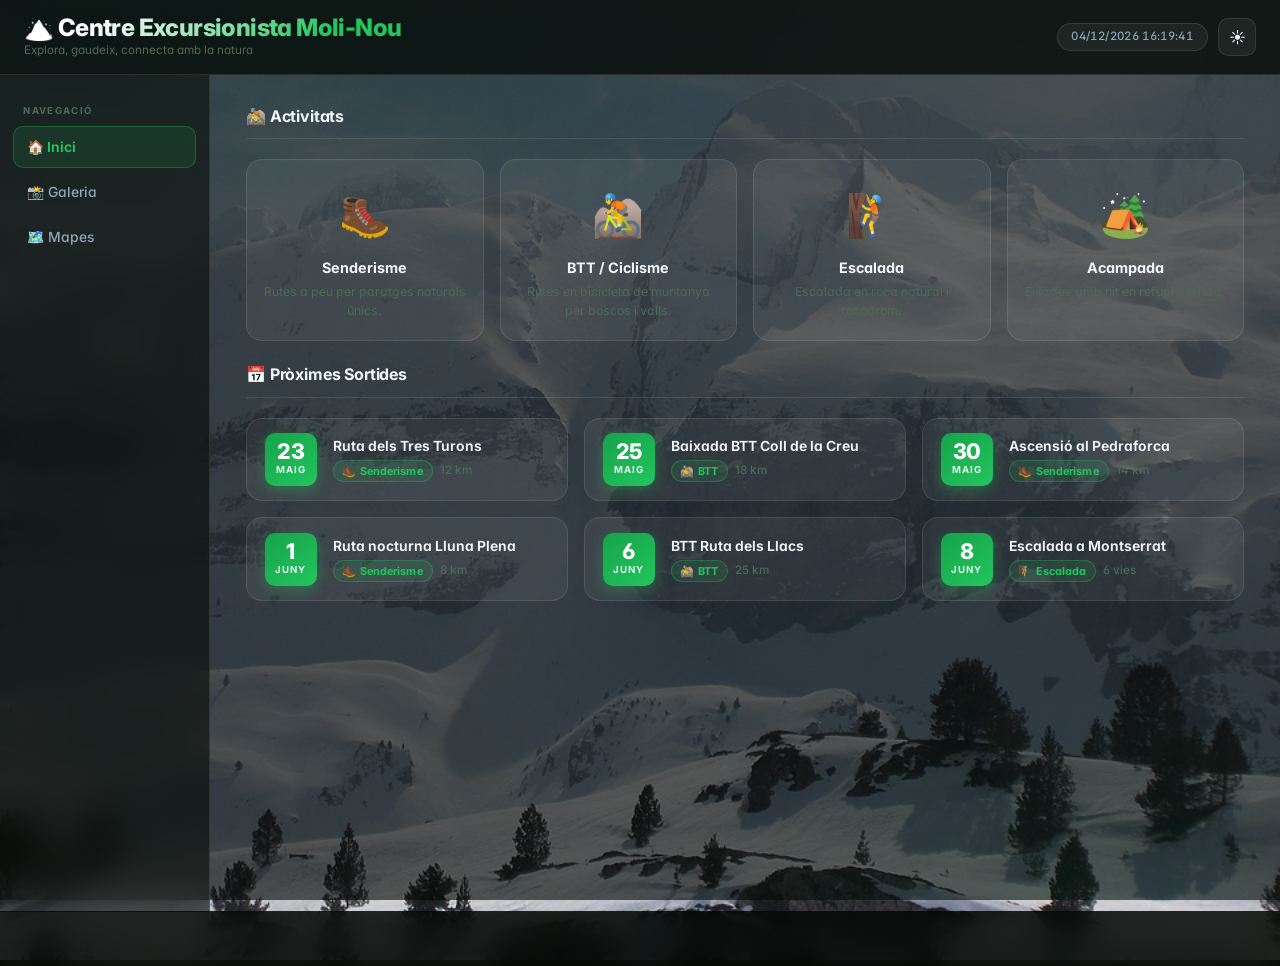
<file: index.html>
<!DOCTYPE html>
<html lang="ca" data-bs-theme="dark">
<head>
  <meta charset="UTF-8">
  <meta name="viewport" content="width=device-width, initial-scale=1">
  <title>Centre Excursionista Moli-Nou</title>
  <link href="https://cdn.jsdelivr.net/npm/bootstrap@5.3.5/dist/css/bootstrap.min.css" rel="stylesheet">
  <link rel="preconnect" href="https://fonts.googleapis.com">
  <link rel="preconnect" href="https://fonts.gstatic.com" crossorigin>
  <link rel="stylesheet" href="styles.css">
</head>
<body>

<header>
  <div class="header-brand">
    <h1>🏔️ Centre Excursionista Moli-Nou</h1>
    <p>Explora, gaudeix, connecta amb la natura</p>
  </div>
  <div class="header-right">
    <div id="rellotge"></div>
    <button id="mode-btn">☀️</button>
  </div>
</header>

<div class="layout">
  <nav class="sidebar">
    <span class="sidebar-label">Navegació</span>
    <a href="index.html" class="actiu">🏠 Inici</a>
    <a href="galeria.html">📸 Galeria</a>
    <a href="mapas.html">🗺️ Mapes</a>
  </nav>

  <main>
    <section class="mb-4">
      <h2 class="section-title">🚵 Activitats</h2>
      <div class="row g-3">
        <div class="col-sm-6 col-lg-3">
          <div class="activity-card" onclick="obrirModal('🥾','Senders a peu per tots els nivells. Descobreix rutes guiades cada cap de setmana.')">
            <span class="card-icon">🥾</span>
            <h5>Senderisme</h5>
            <p>Rutes a peu per paratges naturals únics.</p>
          </div>
        </div>
        <div class="col-sm-6 col-lg-3">
          <div class="activity-card" onclick="obrirModal('🚵','Sortides en BTT per pistes i senders. Nivells: iniciació, mitjà i avançat.')">
            <span class="card-icon">🚵</span>
            <h5>BTT / Ciclisme</h5>
            <p>Rutes en bicicleta de muntanya per boscos i valls.</p>
          </div>
        </div>
        <div class="col-sm-6 col-lg-3">
          <div class="activity-card" onclick="obrirModal('🧗','Escalada en roca i rocòdrom. Cursos per a principiants.')">
            <span class="card-icon">🧗</span>
            <h5>Escalada</h5>
            <p>Escalada en roca natural i rocòdrom.</p>
          </div>
        </div>
        <div class="col-sm-6 col-lg-3">
          <div class="activity-card" onclick="obrirModal('🏕️','Acampades i eixades de cap de setmana en refugis i zones d\'acampada.')">
            <span class="card-icon">🏕️</span>
            <h5>Acampada</h5>
            <p>Eixades amb nit en refugi o tenda.</p>
          </div>
        </div>
      </div>
    </section>

    <section>
      <h2 class="section-title">📅 Pròximes Sortides</h2>
      <div id="sortides" class="row g-3"></div>
    </section>
  </main>
</div>

<footer>
  &copy; 2026 Centre Excursionista Moli-Nou &nbsp;&middot;&nbsp; C/ de la Muntanya, 12 &nbsp;&middot;&nbsp; moli-nou@excursio.cat
</footer>

<div id="modal" class="modal-overlay" onclick="if(event.target===this)tancarModal()">
  <div class="modal-box">
    <button class="modal-close" onclick="tancarModal()">✕</button>
    <span id="modal-icon"></span>
    <p id="modal-desc"></p>
  </div>
</div>

<script src="https://cdn.jsdelivr.net/npm/bootstrap@5.3.5/dist/js/bootstrap.bundle.min.js"></script>
<script src="script.js"></script>
<script>
  const sortides = [
    { dia:23, mes:'Maig', nom:'Ruta dels Tres Turons', tipus:'🥾 Senderisme', dist:'12 km' },
    { dia:25, mes:'Maig', nom:'Baixada BTT Coll de la Creu', tipus:'🚵 BTT', dist:'18 km' },
    { dia:30, mes:'Maig', nom:'Ascensió al Pedraforca', tipus:'🥾 Senderisme', dist:'14 km' },
    { dia:1, mes:'Juny', nom:'Ruta nocturna Lluna Plena', tipus:'🥾 Senderisme', dist:'8 km' },
    { dia:6, mes:'Juny', nom:'BTT Ruta dels Llacs', tipus:'🚵 BTT', dist:'25 km' },
    { dia:8, mes:'Juny', nom:'Escalada a Montserrat', tipus:'🧗 Escalada', dist:'6 vies' },
  ];
  const c = document.getElementById('sortides');
  sortides.forEach(s => {
    c.innerHTML += `
      <div class="col-md-6 col-lg-4">
        <div class="event-card">
          <div class="event-date">
            <span class="day">${s.dia}</span>
            <span class="month">${s.mes}</span>
          </div>
          <div>
            <div class="event-name">${s.nom}</div>
            <div class="event-meta">
              <span class="badge-pill">${s.tipus}</span>
              <span class="event-dist">${s.dist}</span>
            </div>
          </div>
        </div>
      </div>`;
  });
</script>
</body>
</html>
</file>
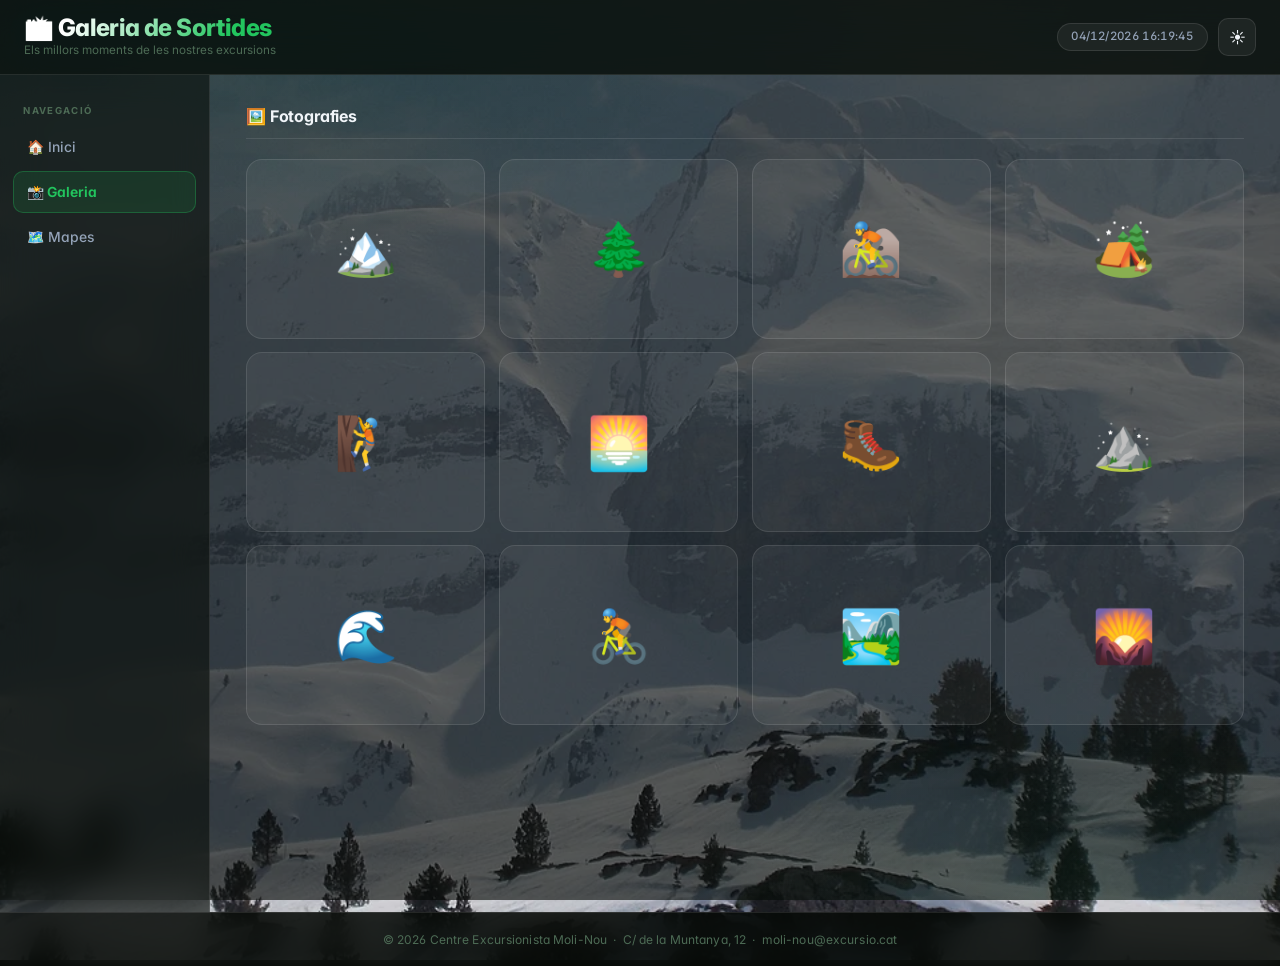
<file: galeria.html>
<!DOCTYPE html>
<html lang="ca" data-bs-theme="dark">
<head>
  <meta charset="UTF-8">
  <meta name="viewport" content="width=device-width, initial-scale=1">
  <title>Galeria · Moli-Nou</title>
  <link href="https://cdn.jsdelivr.net/npm/bootstrap@5.3.5/dist/css/bootstrap.min.css" rel="stylesheet">
  <link rel="preconnect" href="https://fonts.googleapis.com">
  <link rel="preconnect" href="https://fonts.gstatic.com" crossorigin>
  <link rel="stylesheet" href="styles.css">
</head>
<body>

<header>
  <div class="header-brand">
    <h1>📸 Galeria de Sortides</h1>
    <p>Els millors moments de les nostres excursions</p>
  </div>
  <div class="header-right">
    <div id="rellotge"></div>
    <button id="mode-btn">☀️</button>
  </div>
</header>

<div class="layout">
  <nav class="sidebar">
    <span class="sidebar-label">Navegació</span>
    <a href="index.html">🏠 Inici</a>
    <a href="galeria.html" class="actiu">📸 Galeria</a>
    <a href="mapas.html">🗺️ Mapes</a>
  </nav>

  <main>
    <section>
      <h2 class="section-title">🖼️ Fotografies</h2>
      <div class="photo-grid" id="galeria"></div>
    </section>
  </main>
</div>

<footer>
  &copy; 2026 Centre Excursionista Moli-Nou &nbsp;&middot;&nbsp; C/ de la Muntanya, 12 &nbsp;&middot;&nbsp; moli-nou@excursio.cat
</footer>

<div id="modal" class="modal-overlay" onclick="if(event.target===this)tancarModal()">
  <div class="modal-box">
    <button class="modal-close" onclick="tancarModal()">✕</button>
    <span id="modal-icon"></span>
    <p id="modal-desc"></p>
  </div>
</div>

<script src="https://cdn.jsdelivr.net/npm/bootstrap@5.3.5/dist/js/bootstrap.bundle.min.js"></script>
<script src="script.js"></script>
<script>
  const fotos = [
    { emoji:'🏔️', text:'Cim del Pedraforca', lloc:'Pedraforca' },
    { emoji:'🌲', text:'Bosc de la Fageda', lloc:"La Fageda d'en Jordà" },
    { emoji:'🚵', text:'Ruta BTT Coll de la Creu', lloc:"Coll de la Creu" },
    { emoji:'🏕️', text:'Acampada a l\'Estany Llong', lloc:'Pirineus' },
    { emoji:'🧗', text:'Escalada a Montserrat', lloc:'Montserrat' },
    { emoji:'🌅', text:'Posta de sol al Montseny', lloc:'Montseny' },
    { emoji:'🥾', text:'Senders de la Vall de Núria', lloc:'Vall de Núria' },
    { emoji:'⛰️', text:'Vista del Canigó', lloc:'Canigó' },
    { emoji:'🌊', text:'Ruta als Estanys de la Pera', lloc:'Pirineus' },
    { emoji:'🚴', text:'BTT per la Ruta del Ferro', lloc:'Ripollès' },
    { emoji:'🏞️', text:'Gorgs del Torrent de les Galaenes', lloc:'Poblet' },
    { emoji:'🌄', text:'Sortida d\'excursió a l\'alba', lloc:'Montserrat' },
  ];
  const g = document.getElementById('galeria');
  fotos.forEach(f => {
    const div = document.createElement('div');
    div.className = 'foto';
    div.innerHTML = `<span>${f.emoji}</span><div class="etiqueta">${f.text}</div>`;
    div.addEventListener('click', () => obrirModal(f.emoji, `${f.text} · ${f.lloc}`));
    g.appendChild(div);
  });
</script>
</body>
</html>
</file>
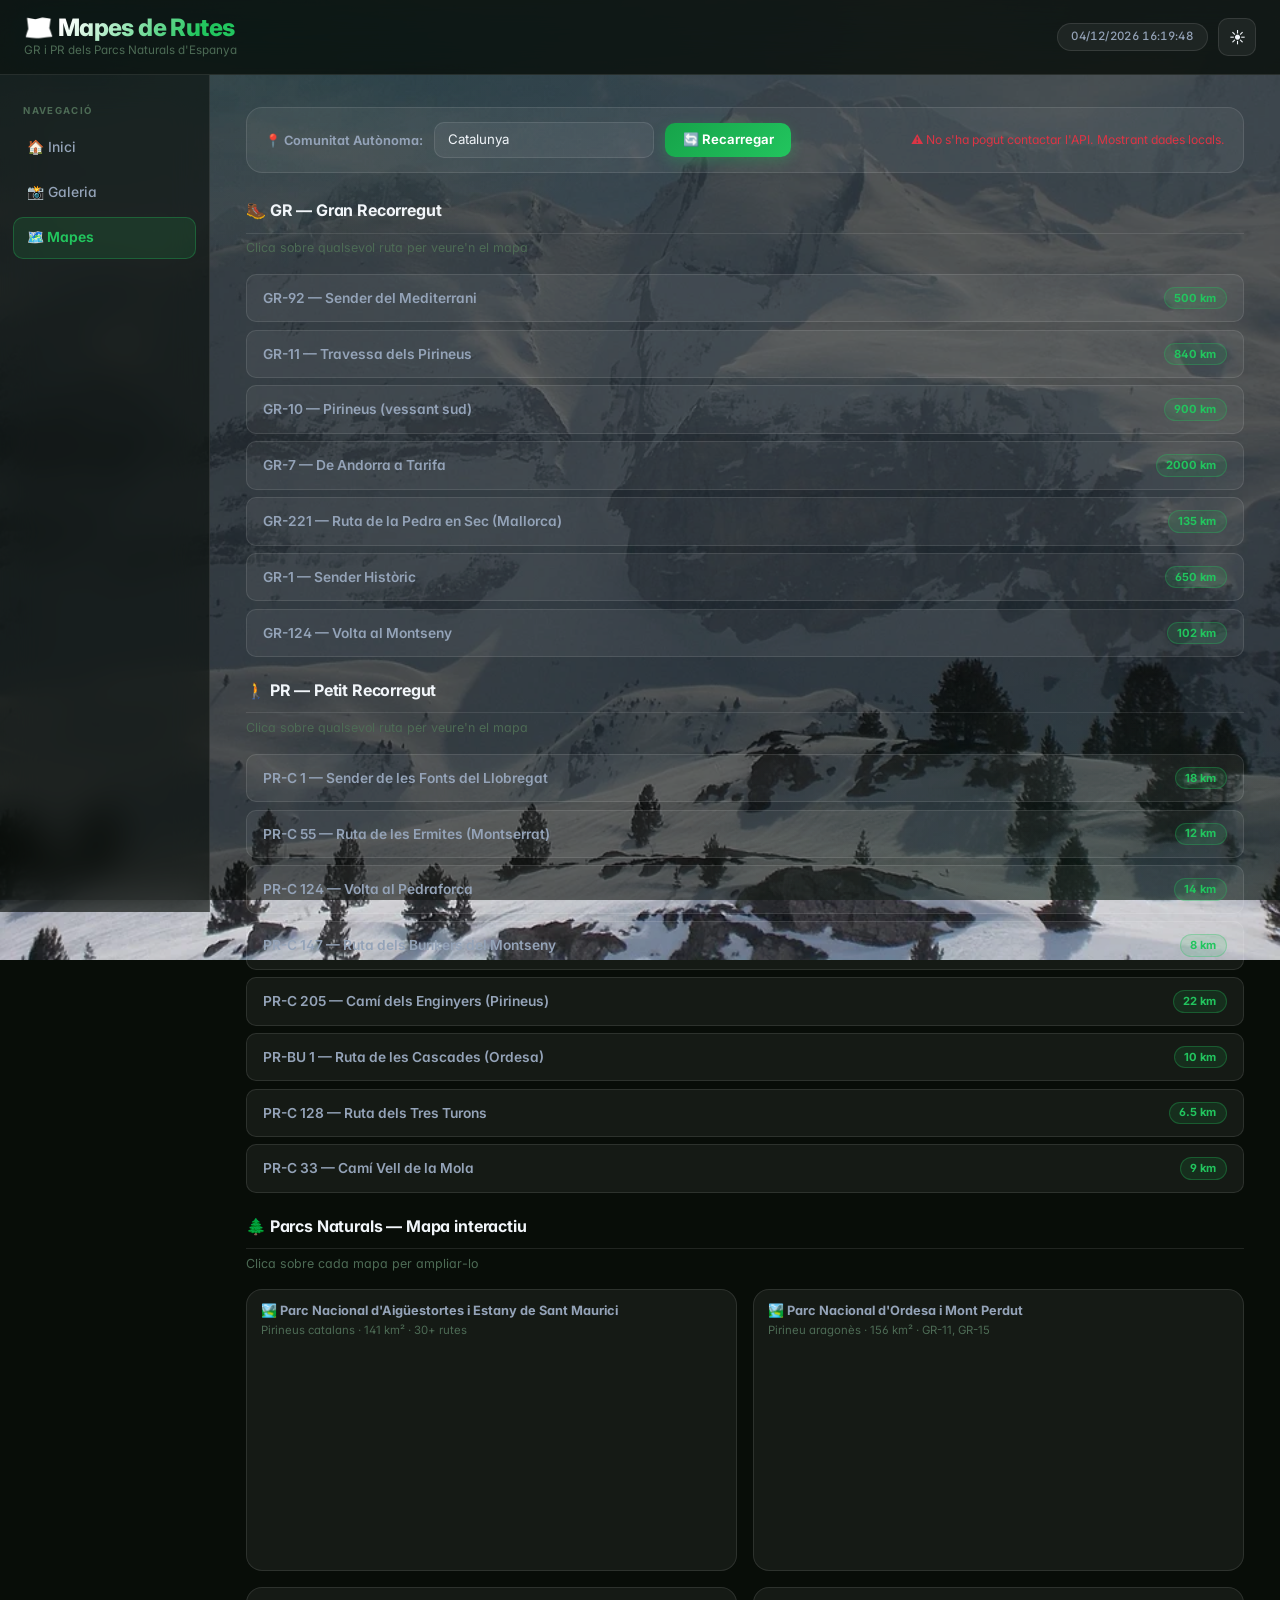
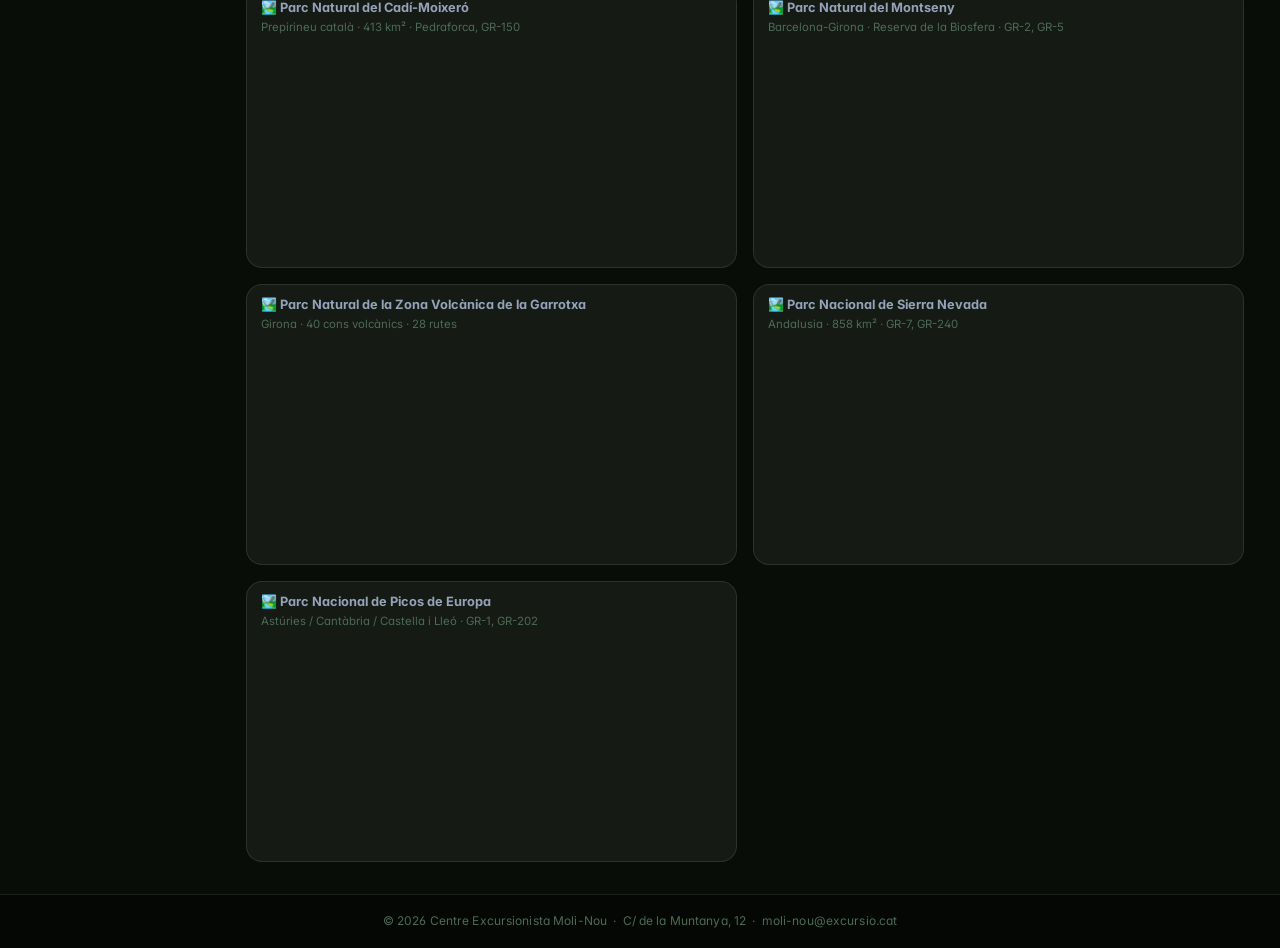
<file: mapas.html>
<!DOCTYPE html>
<html lang="ca" data-bs-theme="dark">
<head>
  <meta charset="UTF-8">
  <meta name="viewport" content="width=device-width, initial-scale=1">
  <title>Mapes · Moli-Nou</title>
  <link href="https://cdn.jsdelivr.net/npm/bootstrap@5.3.5/dist/css/bootstrap.min.css" rel="stylesheet">
  <link rel="preconnect" href="https://fonts.googleapis.com">
  <link rel="preconnect" href="https://fonts.gstatic.com" crossorigin>
  <link rel="stylesheet" href="styles.css">
</head>
<body>

<header>
  <div class="header-brand">
    <h1>🗺️ Mapes de Rutes</h1>
    <p>GR i PR dels Parcs Naturals d'Espanya</p>
  </div>
  <div class="header-right">
    <div id="rellotge"></div>
    <button id="mode-btn">☀️</button>
  </div>
</header>

<div class="layout">
  <nav class="sidebar">
    <span class="sidebar-label">Navegació</span>
    <a href="index.html">🏠 Inici</a>
    <a href="galeria.html">📸 Galeria</a>
    <a href="mapas.html" class="actiu">🗺️ Mapes</a>
  </nav>

  <main>
    <section class="mb-4">
      <div class="filter-bar">
        <label for="selector-ccaa">📍 Comunitat Autònoma:</label>
        <select id="selector-ccaa" class="form-select"></select>
        <button id="btn-recargar" class="btn-reload">🔄 Recarregar</button>
        <span id="status-api"></span>
      </div>
    </section>

    <section class="mb-4">
      <h2 class="section-title">🥾 GR — Gran Recorregut</h2>
      <p class="section-sub">Clica sobre qualsevol ruta per veure'n el mapa</p>
      <div id="gr-list"></div>
    </section>

    <section class="mb-4">
      <h2 class="section-title">🚶 PR — Petit Recorregut</h2>
      <p class="section-sub">Clica sobre qualsevol ruta per veure'n el mapa</p>
      <div id="pr-list"></div>
    </section>

    <section>
      <h2 class="section-title">🌲 Parcs Naturals — Mapa interactiu</h2>
      <p class="section-sub">Clica sobre cada mapa per ampliar-lo</p>
      <div class="row g-3" id="parcs-list"></div>
    </section>
  </main>
</div>

<footer>
  &copy; 2026 Centre Excursionista Moli-Nou &nbsp;&middot;&nbsp; C/ de la Muntanya, 12 &nbsp;&middot;&nbsp; moli-nou@excursio.cat
</footer>

<div id="modal-mapa" class="modal-overlay">
  <div class="modal-mapa-contingut">
    <button class="modal-close" onclick="tancarModalMapa()">✕</button>
    <h5 id="modal-mapa-titol"></h5>
    <iframe id="modal-mapa-frame" loading="lazy" allowfullscreen></iframe>
  </div>
</div>

<script src="https://cdn.jsdelivr.net/npm/bootstrap@5.3.5/dist/js/bootstrap.bundle.min.js"></script>
<script src="script.js"></script>
<script>
  const OVERPASS_URL = 'https://overpass-api.de/api/interpreter';

  const CCAA = [
    { nom: 'Totes', iso: '' },
    { nom: 'Andalusia', iso: 'ES-AN' },
    { nom: 'Aragó', iso: 'ES-AR' },
    { nom: 'Astúries', iso: 'ES-AS' },
    { nom: 'Illes Balears', iso: 'ES-IB' },
    { nom: 'Canàries', iso: 'ES-CN' },
    { nom: 'Cantàbria', iso: 'ES-CB' },
    { nom: 'Castella-La Manxa', iso: 'ES-CM' },
    { nom: 'Castella i Lleó', iso: 'ES-CL' },
    { nom: 'Catalunya', iso: 'ES-CT' },
    { nom: 'Comunitat Valenciana', iso: 'ES-VC' },
    { nom: 'Extremadura', iso: 'ES-EX' },
    { nom: 'Galícia', iso: 'ES-GA' },
    { nom: 'La Rioja', iso: 'ES-RI' },
    { nom: 'Madrid', iso: 'ES-MD' },
    { nom: 'Múrcia', iso: 'ES-MC' },
    { nom: 'Navarra', iso: 'ES-NC' },
    { nom: 'País Basc', iso: 'ES-PV' },
  ];

  const fallbackGR = [
    { nom:'GR-92 — Sender del Mediterrani', km:'500 km', bbox:'0.50,40.50,3.20,42.50' },
    { nom:'GR-11 — Travessa dels Pirineus', km:'840 km', bbox:'-1.80,42.40,3.00,42.90' },
    { nom:'GR-10 — Pirineus (vessant sud)', km:'900 km', bbox:'-1.80,42.30,3.00,42.70' },
    { nom:'GR-7 — De Andorra a Tarifa', km:'2000 km', bbox:'-3.00,37.00,1.50,42.50' },
    { nom:'GR-221 — Ruta de la Pedra en Sec (Mallorca)', km:'135 km', bbox:'2.50,39.50,3.00,39.90' },
    { nom:'GR-1 — Sender Històric', km:'650 km', bbox:'-5.00,41.50,-2.00,43.00' },
    { nom:'GR-124 — Volta al Montseny', km:'102 km', bbox:'2.30,41.70,2.55,41.90' },
  ];
  const fallbackPR = [
    { nom:'PR-C 1 — Sender de les Fonts del Llobregat', km:'18 km', bbox:'1.80,42.10,2.10,42.30' },
    { nom:'PR-C 55 — Ruta de les Ermites (Montserrat)', km:'12 km', bbox:'1.78,41.50,1.92,41.68' },
    { nom:'PR-C 124 — Volta al Pedraforca', km:'14 km', bbox:'1.60,42.20,1.80,42.32' },
    { nom:'PR-C 147 — Ruta dels Bunkers del Montseny', km:'8 km', bbox:'2.30,41.73,2.50,41.88' },
    { nom:'PR-C 205 — Camí dels Enginyers (Pirineus)', km:'22 km', bbox:'1.00,42.50,1.30,42.70' },
    { nom:'PR-BU 1 — Ruta de les Cascades (Ordesa)', km:'10 km', bbox:'-0.08,42.62,0.08,42.72' },
    { nom:'PR-C 128 — Ruta dels Tres Turons', km:'6.5 km', bbox:'2.10,41.30,2.30,41.50' },
    { nom:'PR-C 33 — Camí Vell de la Mola', km:'9 km', bbox:'2.00,41.52,2.10,41.62' },
  ];
  const parcs = [
    { nom:"🏞️ Parc Nacional d'Aigüestortes i Estany de Sant Maurici", desc:'Pirineus catalans · 141 km² · 30+ rutes', bbox:'0.88,42.50,1.05,42.62' },
    { nom:"🏞️ Parc Nacional d'Ordesa i Mont Perdut", desc:'Pirineu aragonès · 156 km² · GR-11, GR-15', bbox:'-0.10,42.60,0.10,42.75' },
    { nom:'🏞️ Parc Natural del Cadí-Moixeró', desc:'Prepirineu català · 413 km² · Pedraforca, GR-150', bbox:'1.60,42.25,1.85,42.35' },
    { nom:'🏞️ Parc Natural del Montseny', desc:'Barcelona-Girona · Reserva de la Biosfera · GR-2, GR-5', bbox:'2.30,41.73,2.50,41.85' },
    { nom:'🏞️ Parc Natural de la Zona Volcànica de la Garrotxa', desc:'Girona · 40 cons volcànics · 28 rutes', bbox:'2.45,42.10,2.60,42.25' },
    { nom:'🏞️ Parc Nacional de Sierra Nevada', desc:'Andalusia · 858 km² · GR-7, GR-240', bbox:'-3.50,37.00,-3.20,37.20' },
    { nom:'🏞️ Parc Nacional de Picos de Europa', desc:'Astúries / Cantàbria / Castella i Lleó · GR-1, GR-202', bbox:'-5.00,43.10,-4.70,43.30' },
  ];

  const OVERPASS_LIMIT = 80;

  function obrirModalMapa(titol, bbox) {
    const p = bbox.split(',');
    const lat = (parseFloat(p[1]) + parseFloat(p[3])) / 2;
    const lon = (parseFloat(p[0]) + parseFloat(p[2])) / 2;
    document.getElementById('modal-mapa-titol').textContent = titol;
    document.getElementById('modal-mapa-frame').src =
      `https://www.openstreetmap.org/export/embed.html?bbox=${bbox}&layer=mapnik&marker=${lat},${lon}`;
    document.getElementById('modal-mapa').classList.add('visible');
  }

  function tancarModalMapa() {
    document.getElementById('modal-mapa').classList.remove('visible');
    document.getElementById('modal-mapa-frame').src = '';
  }

  function netejarLlista(id) {
    const c = document.getElementById(id);
    c.innerHTML = '';
    return c;
  }

  function crearLlista(id, dades) {
    const c = document.getElementById(id);
    c.innerHTML = '';
    if (dades.length === 0) {
      c.innerHTML = '<div class="text-no-result">🔍 No s\'han trobat rutes.</div>';
      return;
    }
    dades.forEach(item => {
      const div = document.createElement('div');
      div.className = 'mapa-item';
      div.innerHTML = `<span class="fw-semibold">${item.nom}</span><span class="distancia">${item.km}</span>`;
      div.addEventListener('click', () => obrirModalMapa(item.nom, item.bbox));
      c.appendChild(div);
    });
  }

  function crearParcs(dades) {
    const c = document.getElementById('parcs-list');
    dades.forEach(p => {
      const parts = p.bbox.split(',');
      const lat = (parseFloat(parts[1]) + parseFloat(parts[3])) / 2;
      const lon = (parseFloat(parts[0]) + parseFloat(parts[2])) / 2;
      const col = document.createElement('div');
      col.className = 'col-md-6';
      col.innerHTML =
        `<div class="mapa-park"><div class="park-label">${p.nom}</div><div class="park-desc">${p.desc}</div><iframe src="https://www.openstreetmap.org/export/embed.html?bbox=${p.bbox}&layer=mapnik&marker=${lat},${lon}" loading="lazy"></iframe></div>`;
      col.querySelector('.mapa-park').addEventListener('click', () => obrirModalMapa(p.nom, p.bbox));
      c.appendChild(col);
    });
  }

  async function fetchRutesOverpass(prefix, areaIso) {
    const areaFilter = areaIso
      ? `area["ISO3166-2"="${areaIso}"]->.searchArea;`
      : `area["ISO3166-1"="ES"]->.searchArea;`;

    const query = `[out:json][timeout:30];
      ${areaFilter}
      (
        relation["route"="hiking"]["ref"~"^${prefix}"](area.searchArea);
      );
      out center tags(${OVERPASS_LIMIT});`;

    const res = await fetch(OVERPASS_URL, {
      method: 'POST',
      body: 'data=' + encodeURIComponent(query),
    });

    if (!res.ok) throw new Error('Error HTTP ' + res.status);
    const data = await res.json();

    return data.elements
      .filter(el => el.tags && el.tags.ref)
      .map(el => {
        const ref = el.tags.ref;
        const centre = el.center || { lat: 0, lon: 0 };
        const lon = centre.lon;
        const lat = centre.lat;
        const pad = 0.04;
        const bbox = `${lon - pad},${lat - pad},${lon + pad},${lat + pad}`;
        const dist = el.tags.distance || el.tags.length || '';
        const km = dist ? parseFloat(dist).toFixed(1).replace(/\.0$/, '') + ' km' : '';
        const nom = el.tags.name ? `${ref} — ${el.tags.name}` : ref;
        return { nom, ref, km, bbox };
      })
      .sort((a, b) => a.ref.localeCompare(b.ref, undefined, { numeric: true }));
  }

  function setStatus(text, error) {
    const el = document.getElementById('status-api');
    if (el) {
      el.textContent = text;
      el.style.color = error ? 'var(--bs-danger)' : '';
    }
  }

  async function carregarRutes() {
    const select = document.getElementById('selector-ccaa');
    const iso = select ? select.value : '';
    const ccaaNom = select ? select.options[select.selectedIndex].text : 'Totes';

    setStatus(`⏳ Carregant GR i PR de ${ccaaNom}...`);

    try {
      const [grs, prs] = await Promise.all([
        fetchRutesOverpass('GR', iso),
        fetchRutesOverpass('PR', iso),
      ]);

      crearLlista('gr-list', grs);
      crearLlista('pr-list', prs);

      const total = grs.length + prs.length;
      const detalls = [];
      if (grs.length) detalls.push(`${grs.length} GR`);
      if (prs.length) detalls.push(`${prs.length} PR`);
      setStatus(`✅ ${detalls.join(', ')} de ${ccaaNom}`);
    } catch (err) {
      console.warn('Overpass API error:', err);
      setStatus(`⚠️ No s\'ha pogut contactar l\'API. Mostrant dades locals.`, true);
      crearLlista('gr-list', fallbackGR);
      crearLlista('pr-list', fallbackPR);
    }
  }

  function initSelector() {
    const select = document.getElementById('selector-ccaa');
    CCAA.forEach(c => {
      const opt = document.createElement('option');
      opt.value = c.iso;
      opt.textContent = c.nom;
      if (c.iso === 'ES-CT') opt.selected = true;
      select.appendChild(opt);
    });
    select.addEventListener('change', carregarRutes);
    document.getElementById('btn-recargar').addEventListener('click', carregarRutes);
  }

  document.addEventListener('DOMContentLoaded', () => {
    const mm = document.getElementById('modal-mapa');
    mm.addEventListener('click', e => { if (e.target === mm) tancarModalMapa(); });
    document.addEventListener('keydown', e => { if (e.key === 'Escape') tancarModalMapa(); });

    initSelector();
    crearParcs(parcs);
    carregarRutes();
  });
</script>
</body>
</html>
</file>
<file: styles.css>
/* =============================================
   CENTRE EXCURSIONISTA MOLI-NOU — Modern 2026
   ============================================= */

/* === FONTS === */
@import url('https://fonts.googleapis.com/css2?family=Inter:ital,opsz,wght@0,14..32,300..800;1,14..32,300..400&display=swap');

/* === DESIGN TOKENS === */
:root {
  --accent:          #22c55e;
  --accent-2:        #16a34a;
  --accent-glow:     rgba(34, 197, 94, 0.30);
  --accent-dim:      rgba(34, 197, 94, 0.12);
  --accent-border:   rgba(34, 197, 94, 0.30);

  --glass:           rgba(255,255,255,0.055);
  --glass-hover:     rgba(255,255,255,0.10);
  --glass-border:    rgba(255,255,255,0.10);

  --bg:              #080d08;
  --text-primary:    #f1f5f9;
  --text-secondary:  #94a3b8;
  --text-muted:      #4d6b55;

  --radius-s:        10px;
  --radius-m:        16px;
  --radius-l:        24px;

  --ease:            cubic-bezier(0.4, 0, 0.2, 1);
  --ease-spring:     cubic-bezier(0.34, 1.56, 0.64, 1);
  --t:               0.25s;
  --t-slow:          0.5s;

  --shadow-card:     0 4px 24px rgba(0,0,0,0.45);
  --shadow-lg:       0 20px 60px rgba(0,0,0,0.6);
}

[data-bs-theme="light"] {
  --glass:           rgba(255,255,255,0.20);
  --glass-hover:     rgba(255,255,255,0.30);
  --glass-border:    rgba(255,255,255,0.35);
  --bg:              #f0fdf4;
  --text-primary:    #0f172a;
  --text-secondary:  #1e3a2a;
  --text-muted:      #3d6e50;
}

/* === BASE === */
*, *::before, *::after { box-sizing: border-box; }
html { scroll-behavior: smooth; }

body {
  font-family: 'Inter', -apple-system, BlinkMacSystemFont, 'Segoe UI', sans-serif;
  font-feature-settings: 'cv02','cv03','cv04','cv11';
  background: var(--bg);
  background-image: url("img/fondo01.jpg");
  background-size: cover;
  background-position: center top;
  background-attachment: fixed;
  background-repeat: no-repeat;
  color: var(--text-primary);
  min-height: 100dvh;
  display: flex;
  flex-direction: column;
  overflow-x: hidden;
  -webkit-font-smoothing: antialiased;
}

/* Dark overlay + ambient tint on top of the background image */
body::before {
  content: '';
  position: fixed;
  inset: 0;
  background:
    radial-gradient(ellipse 70% 55% at 15% -5%,  rgba(34,197,94,0.07)  0%, transparent 65%),
    radial-gradient(ellipse 55% 45% at 85% 100%, rgba(16,185,129,0.05) 0%, transparent 60%),
    rgba(5, 9, 5, 0.62);
  pointer-events: none;
  z-index: 0;
}

/* === HEADER === */
header {
  position: sticky;
  top: 0;
  z-index: 200;
  padding: 0.9rem 1.5rem;
  backdrop-filter: blur(20px) saturate(1.6);
  -webkit-backdrop-filter: blur(20px) saturate(1.6);
  background: rgba(8,13,8,0.80);
  border-bottom: 1px solid var(--glass-border);
  display: flex;
  align-items: center;
  justify-content: space-between;
  gap: 1rem;
}

[data-bs-theme="light"] header { background: rgba(240,253,244,0.88); }

.header-brand { min-width: 0; }

.header-brand h1 {
  font-size: clamp(1.05rem, 2.4vw, 1.5rem);
  font-weight: 800;
  letter-spacing: -0.025em;
  line-height: 1.15;
  background: linear-gradient(130deg, #fff 20%, var(--accent) 80%);
  -webkit-background-clip: text;
  -webkit-text-fill-color: transparent;
  background-clip: text;
  margin: 0;
}

[data-bs-theme="light"] .header-brand h1 {
  background: linear-gradient(130deg, #0f172a 20%, var(--accent-2) 80%);
  -webkit-background-clip: text;
  background-clip: text;
}

.header-brand p {
  font-size: 0.73rem;
  font-weight: 400;
  color: var(--text-muted);
  margin: 0;
  -webkit-text-fill-color: unset;
}

.header-right {
  display: flex;
  align-items: center;
  gap: 0.65rem;
  flex-shrink: 0;
}

#rellotge {
  background: var(--glass);
  border: 1px solid var(--glass-border);
  border-radius: 20px;
  padding: 0.28rem 0.85rem;
  font-size: 0.72rem;
  font-weight: 500;
  color: var(--text-secondary);
  font-variant-numeric: tabular-nums;
  letter-spacing: 0.03em;
  white-space: nowrap;
}

#mode-btn {
  width: 38px; height: 38px;
  border-radius: var(--radius-s);
  background: var(--glass);
  border: 1px solid var(--glass-border);
  color: var(--text-primary);
  font-size: 1rem;
  display: flex; align-items: center; justify-content: center;
  cursor: pointer;
  transition: background var(--t) var(--ease), border-color var(--t) var(--ease),
              transform var(--t) var(--ease), box-shadow var(--t) var(--ease);
  flex-shrink: 0;
}
#mode-btn:hover {
  background: var(--glass-hover);
  border-color: var(--accent-border);
  box-shadow: 0 0 22px var(--accent-glow);
  transform: scale(1.08);
}

/* === LAYOUT === */
.layout {
  display: flex;
  flex: 1;
  position: relative;
  z-index: 1;
}

/* === SIDEBAR === */
.sidebar {
  width: 210px;
  flex-shrink: 0;
  display: flex;
  flex-direction: column;
  gap: 0.2rem;
  padding: 1.2rem 0.8rem;
  background: rgba(6,11,6,0.58);
  border-right: 1px solid var(--glass-border);
  backdrop-filter: blur(18px);
  -webkit-backdrop-filter: blur(18px);
  position: sticky;
  top: 63px;
  height: calc(100dvh - 63px);
  overflow-y: auto;
}

[data-bs-theme="light"] .sidebar { background: rgba(240,253,244,0.68); }

.sidebar-label {
  font-size: 0.6rem;
  font-weight: 700;
  letter-spacing: 0.14em;
  text-transform: uppercase;
  color: var(--text-muted);
  padding: 0.65rem 0.65rem 0.25rem;
}

.sidebar a {
  color: var(--text-secondary);
  text-decoration: none;
  padding: 0.6rem 0.8rem;
  border-radius: var(--radius-s);
  display: flex; align-items: center; gap: 0.55rem;
  font-size: 0.87rem;
  font-weight: 500;
  border: 1px solid transparent;
  transition: background var(--t) var(--ease), color var(--t) var(--ease),
              border-color var(--t) var(--ease), transform var(--t) var(--ease);
}
.sidebar a:hover {
  background: var(--glass-hover);
  color: var(--text-primary);
  border-color: var(--glass-border);
  transform: translateX(4px);
}
.sidebar a.actiu {
  background: var(--accent-dim);
  color: var(--accent);
  border-color: var(--accent-border);
  font-weight: 650;
}
.sidebar a.actiu:hover { transform: none; }

/* === MAIN === */
main {
  flex: 1;
  padding: 2rem 2.25rem;
  min-width: 0;
}

main > section {
  animation: fadeUp var(--t-slow) var(--ease) both;
}
main > section:nth-child(2) { animation-delay: 0.08s; }
main > section:nth-child(3) { animation-delay: 0.16s; }

@keyframes fadeUp {
  from { opacity: 0; transform: translateY(18px); }
  to   { opacity: 1; transform: translateY(0); }
}

/* === SECTION TITLES === */
.section-title {
  display: flex; align-items: center; gap: 0.6rem;
  font-size: 1rem; font-weight: 700; letter-spacing: -0.01em;
  color: var(--text-primary);
  margin-bottom: 1.25rem;
  padding-bottom: 0.75rem;
  border-bottom: 1px solid var(--glass-border);
}
.section-sub {
  font-size: 0.78rem;
  color: var(--text-muted);
  margin-top: -0.9rem;
  margin-bottom: 1rem;
}

/* === ACTIVITY CARDS === */
.activity-card {
  background: var(--glass);
  border: 1px solid var(--glass-border);
  border-radius: var(--radius-m);
  padding: 1.5rem 1rem 1.25rem;
  text-align: center;
  cursor: pointer;
  position: relative;
  overflow: hidden;
  height: 100%;
  transition: transform var(--t) var(--ease), border-color var(--t) var(--ease),
              box-shadow var(--t) var(--ease);
}
.activity-card::before {
  content: '';
  position: absolute; inset: 0;
  background: radial-gradient(circle at 50% -10%, var(--accent-dim), transparent 65%);
  opacity: 0;
  transition: opacity var(--t) var(--ease);
}
.activity-card:hover {
  transform: translateY(-6px);
  border-color: var(--accent-border);
  box-shadow: var(--shadow-card), 0 0 28px var(--accent-glow);
}
.activity-card:hover::before { opacity: 1; }

.card-icon {
  font-size: 2.6rem;
  display: block;
  margin-bottom: 0.8rem;
  transition: transform var(--t) var(--ease-spring);
  position: relative; z-index: 1;
}
.activity-card:hover .card-icon { transform: scale(1.18) rotate(-6deg); }

.activity-card h5 {
  font-size: 0.9rem; font-weight: 700;
  color: var(--text-primary);
  margin-bottom: 0.35rem;
  position: relative; z-index: 1;
}
.activity-card p {
  font-size: 0.77rem; color: var(--text-muted);
  line-height: 1.55; margin: 0;
  position: relative; z-index: 1;
}

/* === EVENT CARDS === */
.event-card {
  background: var(--glass);
  border: 1px solid var(--glass-border);
  border-radius: var(--radius-m);
  padding: 0.9rem 1.1rem;
  display: flex; align-items: center; gap: 1rem;
  height: 100%;
  transition: background var(--t) var(--ease), border-color var(--t) var(--ease),
              transform var(--t) var(--ease);
}
.event-card:hover {
  background: var(--glass-hover);
  border-color: var(--accent-border);
  transform: translateX(4px);
}

.event-date {
  background: linear-gradient(145deg, var(--accent-2), var(--accent));
  color: #fff;
  border-radius: var(--radius-s);
  padding: 0.5rem 0.65rem;
  text-align: center;
  min-width: 52px; flex-shrink: 0;
  box-shadow: 0 4px 14px rgba(34,197,94,0.35);
}
.event-date .day {
  font-size: 1.35rem; font-weight: 800; line-height: 1;
  display: block; letter-spacing: -0.02em;
}
.event-date .month {
  font-size: 0.6rem; font-weight: 700;
  text-transform: uppercase; letter-spacing: 0.1em;
  opacity: 0.9; display: block; margin-top: 1px;
}

.event-name {
  font-size: 0.87rem; font-weight: 650;
  color: var(--text-primary); line-height: 1.35; margin-bottom: 0.3rem;
}
.event-meta {
  display: flex; align-items: center; gap: 0.45rem; flex-wrap: wrap;
}
.badge-pill {
  background: var(--accent-dim);
  color: var(--accent);
  border: 1px solid var(--accent-border);
  border-radius: 20px;
  padding: 0.1rem 0.55rem;
  font-size: 0.68rem; font-weight: 700; letter-spacing: 0.01em;
}
.event-dist {
  font-size: 0.73rem; color: var(--text-muted); font-weight: 500;
}

/* === GALLERY === */
.photo-grid {
  display: grid;
  grid-template-columns: repeat(auto-fill, minmax(190px, 1fr));
  gap: 0.85rem;
}
.foto {
  aspect-ratio: 4/3;
  background: var(--glass);
  border: 1px solid var(--glass-border);
  border-radius: var(--radius-m);
  display: flex; align-items: center; justify-content: center;
  font-size: 3.2rem;
  cursor: pointer;
  overflow: hidden; position: relative;
  transition: transform var(--t) var(--ease), border-color var(--t) var(--ease),
              box-shadow var(--t) var(--ease);
}
.foto::after {
  content: '';
  position: absolute; inset: 0;
  background: linear-gradient(to top, rgba(0,0,0,0.72) 0%, transparent 55%);
  opacity: 0;
  transition: opacity var(--t) var(--ease);
}
.foto:hover {
  transform: scale(1.03);
  border-color: var(--accent-border);
  box-shadow: var(--shadow-card), 0 0 22px var(--accent-glow);
}
.foto:hover::after { opacity: 1; }

.etiqueta {
  position: absolute; inset: auto 0 0;
  padding: 0.55rem 0.8rem;
  color: #fff; font-size: 0.76rem; font-weight: 600;
  z-index: 1;
  opacity: 0; transform: translateY(6px);
  transition: opacity var(--t) var(--ease), transform var(--t) var(--ease);
}
.foto:hover .etiqueta { opacity: 1; transform: translateY(0); }

/* === MAPS === */
.filter-bar {
  background: var(--glass);
  border: 1px solid var(--glass-border);
  border-radius: var(--radius-m);
  padding: 0.9rem 1.1rem;
  display: flex; flex-wrap: wrap; align-items: center; gap: 0.7rem;
  margin-bottom: 1.75rem;
}
.filter-bar label {
  font-size: 0.8rem; font-weight: 650;
  color: var(--text-secondary); white-space: nowrap; margin: 0;
}
.form-select {
  background: var(--glass) !important;
  border: 1px solid var(--glass-border) !important;
  border-radius: var(--radius-s) !important;
  color: var(--text-primary) !important;
  font-size: 0.83rem;
  padding: 0.43rem 2rem 0.43rem 0.8rem !important;
  max-width: 220px;
}
.form-select:focus {
  border-color: var(--accent) !important;
  box-shadow: 0 0 0 3px var(--accent-glow) !important;
  outline: none;
}
.btn-reload {
  background: linear-gradient(135deg, var(--accent-2), var(--accent));
  color: #fff; border: none;
  border-radius: var(--radius-s);
  padding: 0.43rem 1.1rem;
  font-size: 0.82rem; font-weight: 650;
  cursor: pointer; white-space: nowrap;
  box-shadow: 0 4px 14px rgba(34,197,94,0.30);
  transition: transform var(--t) var(--ease), box-shadow var(--t) var(--ease);
}
.btn-reload:hover { transform: translateY(-2px); box-shadow: 0 8px 24px rgba(34,197,94,0.45); }
#status-api { font-size: 0.76rem; color: var(--text-muted); margin-left: auto; }

.mapa-item {
  background: var(--glass);
  border: 1px solid var(--glass-border);
  border-radius: var(--radius-s);
  padding: 0.75rem 1rem;
  margin-bottom: 0.45rem;
  display: flex; justify-content: space-between; align-items: center;
  cursor: pointer;
  font-size: 0.86rem; font-weight: 500;
  color: var(--text-secondary);
  transition: background var(--t) var(--ease), border-color var(--t) var(--ease),
              color var(--t) var(--ease), transform var(--t) var(--ease);
}
.mapa-item:hover {
  background: var(--glass-hover);
  border-color: var(--accent-border);
  color: var(--text-primary);
  transform: translateX(4px);
}
.mapa-item .distancia {
  background: var(--accent-dim);
  color: var(--accent);
  border: 1px solid var(--accent-border);
  padding: 0.12rem 0.6rem;
  border-radius: 20px;
  font-size: 0.7rem; font-weight: 700;
  white-space: nowrap; flex-shrink: 0; margin-left: 0.75rem;
}

.mapa-park {
  border-radius: var(--radius-m);
  overflow: hidden;
  border: 1px solid var(--glass-border);
  background: var(--glass);
  cursor: pointer;
  transition: transform var(--t) var(--ease), border-color var(--t) var(--ease),
              box-shadow var(--t) var(--ease);
}
.mapa-park:hover {
  transform: translateY(-5px);
  border-color: var(--accent-border);
  box-shadow: var(--shadow-card), 0 0 22px var(--accent-glow);
}
.mapa-park iframe { width: 100%; height: 220px; border: 0; display: block; pointer-events: none; }
.mapa-park .park-label {
  padding: 0.65rem 0.9rem 0 0.9rem;
  font-size: 0.8rem; font-weight: 700; color: var(--text-secondary);
}
.mapa-park .park-desc {
  padding: 0.2rem 0.9rem 0.65rem;
  font-size: 0.71rem; color: var(--text-muted); line-height: 1.4;
}

/* === MODALS === */
.modal-overlay {
  position: fixed; inset: 0;
  background: rgba(0,0,0,0.72);
  backdrop-filter: blur(10px) saturate(1.4);
  -webkit-backdrop-filter: blur(10px) saturate(1.4);
  z-index: 9999;
  display: flex; align-items: center; justify-content: center;
  opacity: 0; pointer-events: none;
  transition: opacity var(--t) var(--ease);
}
.modal-overlay.visible { opacity: 1; pointer-events: all; }

.modal-box {
  background: rgba(10,18,10,0.93);
  border: 1px solid var(--glass-border);
  border-radius: var(--radius-l);
  padding: 2rem 1.75rem;
  text-align: center;
  max-width: 340px; width: 90%;
  position: relative;
  box-shadow: var(--shadow-lg), 0 0 60px rgba(34,197,94,0.07);
  transform: scale(0.93) translateY(10px);
  transition: transform 0.3s var(--ease-spring);
}
[data-bs-theme="light"] .modal-box { background: rgba(245,255,245,0.97); }
.modal-overlay.visible .modal-box { transform: scale(1) translateY(0); }

.modal-close {
  position: absolute; top: 0.75rem; right: 0.75rem;
  width: 30px; height: 30px;
  border-radius: 8px;
  background: var(--glass);
  border: 1px solid var(--glass-border);
  color: var(--text-secondary);
  font-size: 0.85rem;
  cursor: pointer;
  display: flex; align-items: center; justify-content: center;
  transition: background var(--t) var(--ease), border-color var(--t) var(--ease),
              color var(--t) var(--ease);
}
.modal-close:hover {
  background: rgba(239,68,68,0.14);
  border-color: rgba(239,68,68,0.38);
  color: #f87171;
}

#modal-icon { font-size: 3rem; margin-bottom: 0.75rem; display: block; }
#modal-desc { font-size: 0.88rem; color: var(--text-secondary); margin: 0; line-height: 1.55; }

.modal-mapa-contingut {
  background: rgba(10,18,10,0.95);
  border: 1px solid var(--glass-border);
  border-radius: var(--radius-l);
  padding: 1.5rem;
  max-width: 86%; width: 86%;
  position: relative;
  box-shadow: var(--shadow-lg);
  transform: scale(0.93) translateY(10px);
  transition: transform 0.3s var(--ease-spring);
}
[data-bs-theme="light"] .modal-mapa-contingut { background: rgba(245,255,245,0.97); }
.modal-overlay.visible .modal-mapa-contingut { transform: scale(1) translateY(0); }
.modal-mapa-contingut iframe {
  width: 100%; height: 70vh;
  border: 0; border-radius: var(--radius-s);
  margin-top: 0.75rem; display: block;
}
#modal-mapa-titol {
  font-size: 0.95rem; font-weight: 700;
  color: var(--text-primary); margin: 0; padding-right: 2rem;
}

/* === FOOTER === */
footer {
  position: relative; z-index: 1;
  background: rgba(4,8,4,0.85);
  border-top: 1px solid var(--glass-border);
  backdrop-filter: blur(16px);
  -webkit-backdrop-filter: blur(16px);
  color: var(--text-muted);
  text-align: center;
  padding: 1.1rem 1.5rem;
  font-size: 0.75rem; letter-spacing: 0.01em;
}

/* === RESPONSIVE === */
@media (max-width: 767px) {
  header { padding: 0.7rem 1rem; }
  .header-brand h1 { font-size: 1.05rem; }
  #rellotge { display: none; }

  .layout { flex-direction: column; }

  .sidebar {
    width: 100%; height: auto; position: static;
    flex-direction: row; flex-wrap: wrap;
    padding: 0.55rem 0.7rem; gap: 0.3rem;
    border-right: none; border-bottom: 1px solid var(--glass-border);
  }
  .sidebar-label { display: none; }
  .sidebar a { padding: 0.38rem 0.65rem; font-size: 0.8rem; gap: 0.3rem; }
  .sidebar a:hover { transform: none; }

  main { padding: 1rem; }
  .photo-grid { grid-template-columns: repeat(2, 1fr); gap: 0.6rem; }
  .modal-mapa-contingut { max-width: 97%; width: 97%; padding: 1rem; }
  .modal-mapa-contingut iframe { height: 55vh; }
}
</file>
